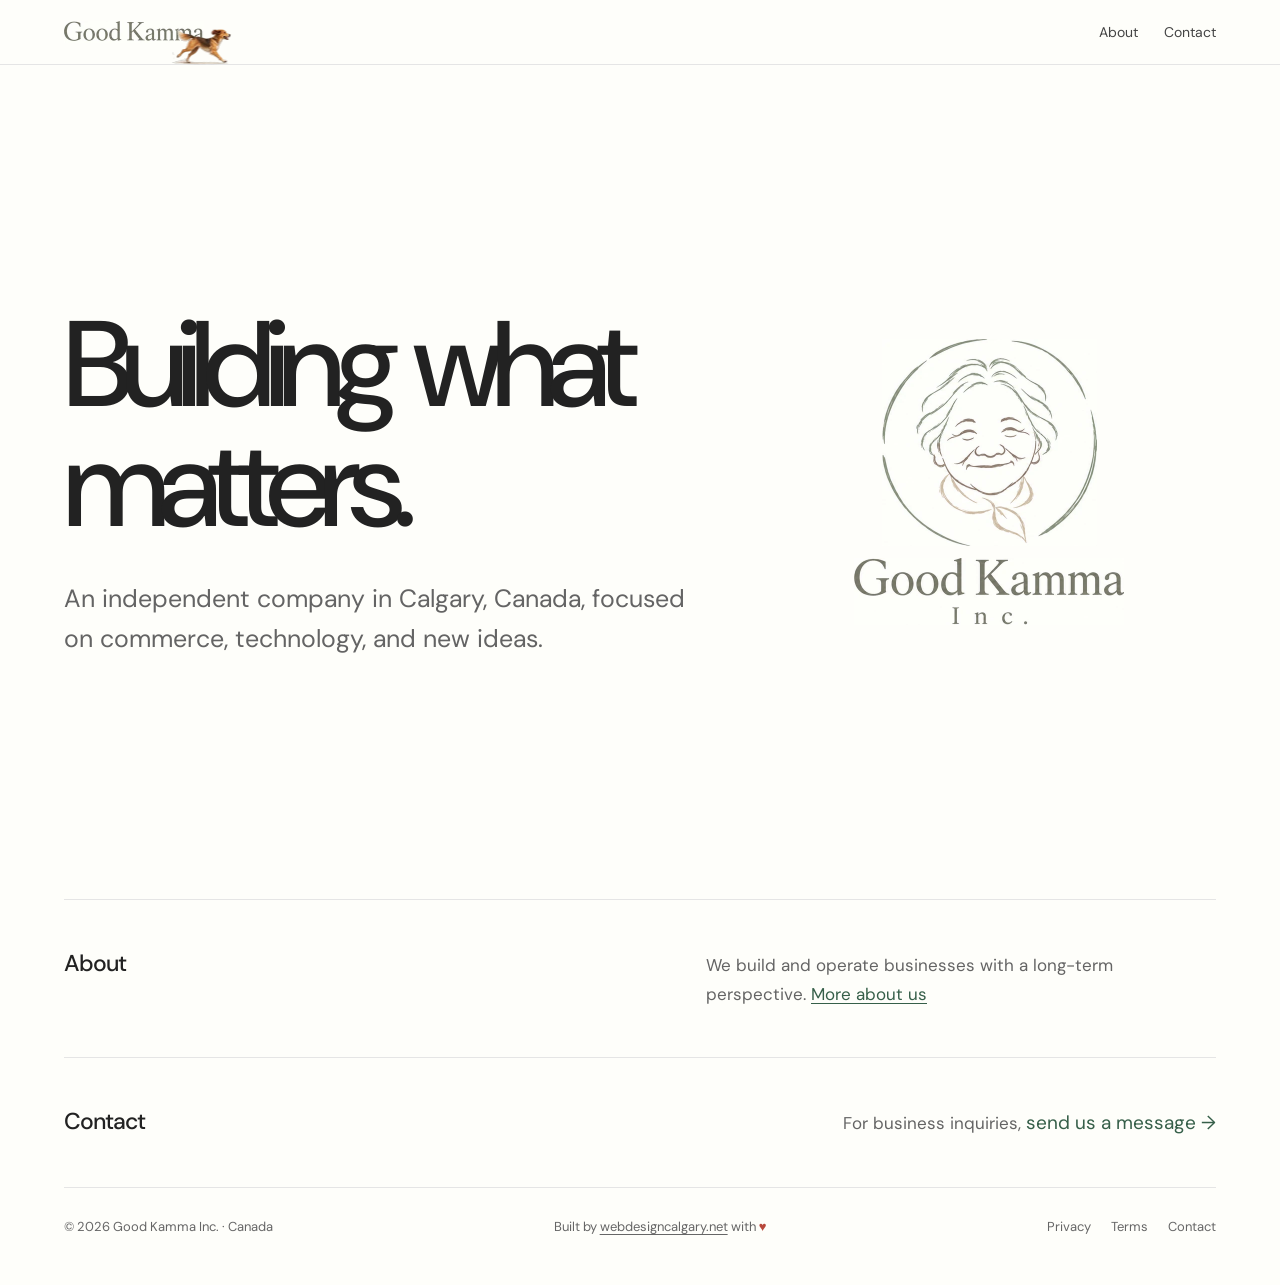
<file: index.html>
<!doctype html>
<html lang="en-CA">
<head>
<meta charset="utf-8"><meta name="viewport" content="width=device-width, initial-scale=1">
<meta name="theme-color" content="#fefefa">
<title>Good Kamma Inc. | Canadian commerce &amp; technology company</title>
<meta name="description" content="Good Kamma Inc. is an independent company in Calgary, Alberta. We build and operate businesses in commerce and technology, and back new ideas.">
<link rel="canonical" href="https://goodkamma.com/">
<meta name="robots" content="index, follow, max-snippet:-1, max-image-preview:large, max-video-preview:-1">
<link rel="alternate" hreflang="en-CA" href="https://goodkamma.com/"><link rel="alternate" hreflang="x-default" href="https://goodkamma.com/">
<meta property="og:type" content="website"><meta property="og:site_name" content="Good Kamma Inc."><meta property="og:locale" content="en_CA">
<meta property="og:title" content="Good Kamma Inc. | Canadian commerce &amp; technology company"><meta property="og:description" content="Good Kamma Inc. is an independent company in Calgary, Alberta. We build and operate businesses in commerce and technology, and back new ideas."><meta property="og:url" content="https://goodkamma.com/">
<meta property="og:image" content="https://goodkamma.com/assets/og-image.jpg"><meta property="og:image:type" content="image/jpeg"><meta property="og:image:width" content="1200"><meta property="og:image:height" content="630"><meta property="og:image:alt" content="Good Kamma Inc. logo">
<meta name="twitter:card" content="summary_large_image"><meta name="twitter:title" content="Good Kamma Inc. | Canadian commerce &amp; technology company"><meta name="twitter:description" content="Good Kamma Inc. is an independent company in Calgary, Alberta. We build and operate businesses in commerce and technology, and back new ideas."><meta name="twitter:image" content="https://goodkamma.com/assets/og-image.jpg"><meta name="twitter:image:alt" content="Good Kamma Inc. logo">
<link rel="icon" type="image/png" href="assets/favicon.png"><link rel="apple-touch-icon" href="assets/apple-touch-icon.png">
<link rel="preconnect" href="https://fonts.googleapis.com"><link rel="preconnect" href="https://fonts.gstatic.com" crossorigin>
<link rel="stylesheet" href="https://fonts.googleapis.com/css2?family=DM+Sans:wght@400;500;600&amp;display=swap" media="print" onload="this.media='all'"><noscript><link rel="stylesheet" href="https://fonts.googleapis.com/css2?family=DM+Sans:wght@400;500;600&amp;display=swap"></noscript>
<link rel="stylesheet" href="assets/site.css">
<script type="application/ld+json">{"@context":"https://schema.org","@graph":[{"@type":"Organization","@id":"https://goodkamma.com/#organization","name":"Good Kamma Inc.","legalName":"Good Kamma Inc.","alternateName":"Good Kamma","url":"https://goodkamma.com/","logo":{"@type":"ImageObject","@id":"https://goodkamma.com/#logo","url":"https://goodkamma.com/assets/logo-512.png","width":512,"height":512,"caption":"Good Kamma Inc."},"image":{"@id":"https://goodkamma.com/#logo"},"description":"An independent Canadian company that builds and operates businesses in commerce and technology.","address":{"@type":"PostalAddress","addressLocality":"Calgary","addressRegion":"AB","addressCountry":"CA"},"areaServed":{"@type":"Country","name":"Canada"}},{"@type":"WebSite","@id":"https://goodkamma.com/#website","url":"https://goodkamma.com/","name":"Good Kamma Inc.","inLanguage":"en-CA","publisher":{"@id":"https://goodkamma.com/#organization"}},{"@type":"WebPage","@id":"https://goodkamma.com/#webpage","url":"https://goodkamma.com/","name":"Good Kamma Inc. | Canadian commerce & technology company","description":"Good Kamma Inc. is an independent company in Calgary, Alberta. We build and operate businesses in commerce and technology, and back new ideas.","isPartOf":{"@id":"https://goodkamma.com/#website"},"about":{"@id":"https://goodkamma.com/#organization"},"publisher":{"@id":"https://goodkamma.com/#organization"},"inLanguage":"en-CA","primaryImageOfPage":{"@id":"https://goodkamma.com/#logo"}}]}</script>
</head>
<body>
<header><a href="index.html" class="brand" aria-label="Good Kamma Inc. home"><img class="brand-wordmark" src="assets/wordmark.webp" width="140" height="22" alt="Good Kamma"></a><nav aria-label="Main navigation"><a href="about.html">About</a><a href="contact.html">Contact</a></nav></header>
<main id="top">
<section class="hero" aria-labelledby="heading">
<h1 id="heading">Building what<br>matters.</h1>
<p class="intro">An independent company in Calgary, Canada, focused on commerce, technology, and new ideas.</p>
<aside class="hero-mark">
<img class="hero-emblem" src="assets/emblem.webp" width="215" height="207" alt="Good Kamma emblem: a line drawing of a smiling grandmother inside a circle">
<img class="hero-logo-type" src="assets/logotype.webp" width="270" height="67" alt="Good Kamma Inc.">
</aside>
</section>
<section class="section" id="about"><h2>About</h2><p>We build and operate businesses with a long-term perspective. <a href="about.html" style="color:var(--green)">More about us</a></p></section>
<section class="section" id="contact"><h2>Contact</h2><p>For business inquiries, <a class="email" href="contact.html">send us a message →</a></p></section>
</main>
<footer><span>© <span id="year">2026</span> Good Kamma Inc. · Canada</span><span class="credit">Built by <a href="https://webdesigncalgary.net">webdesigncalgary.net</a> with <span class="heart" role="img" aria-label="love">♥</span></span><nav aria-label="Legal"><a href="privacy.html">Privacy</a><a href="terms.html">Terms</a><a href="contact.html">Contact</a></nav></footer>
<script>document.getElementById('year').textContent=new Date().getFullYear()</script>
<script src="assets/dog.js" defer></script>
</body></html>
</file>
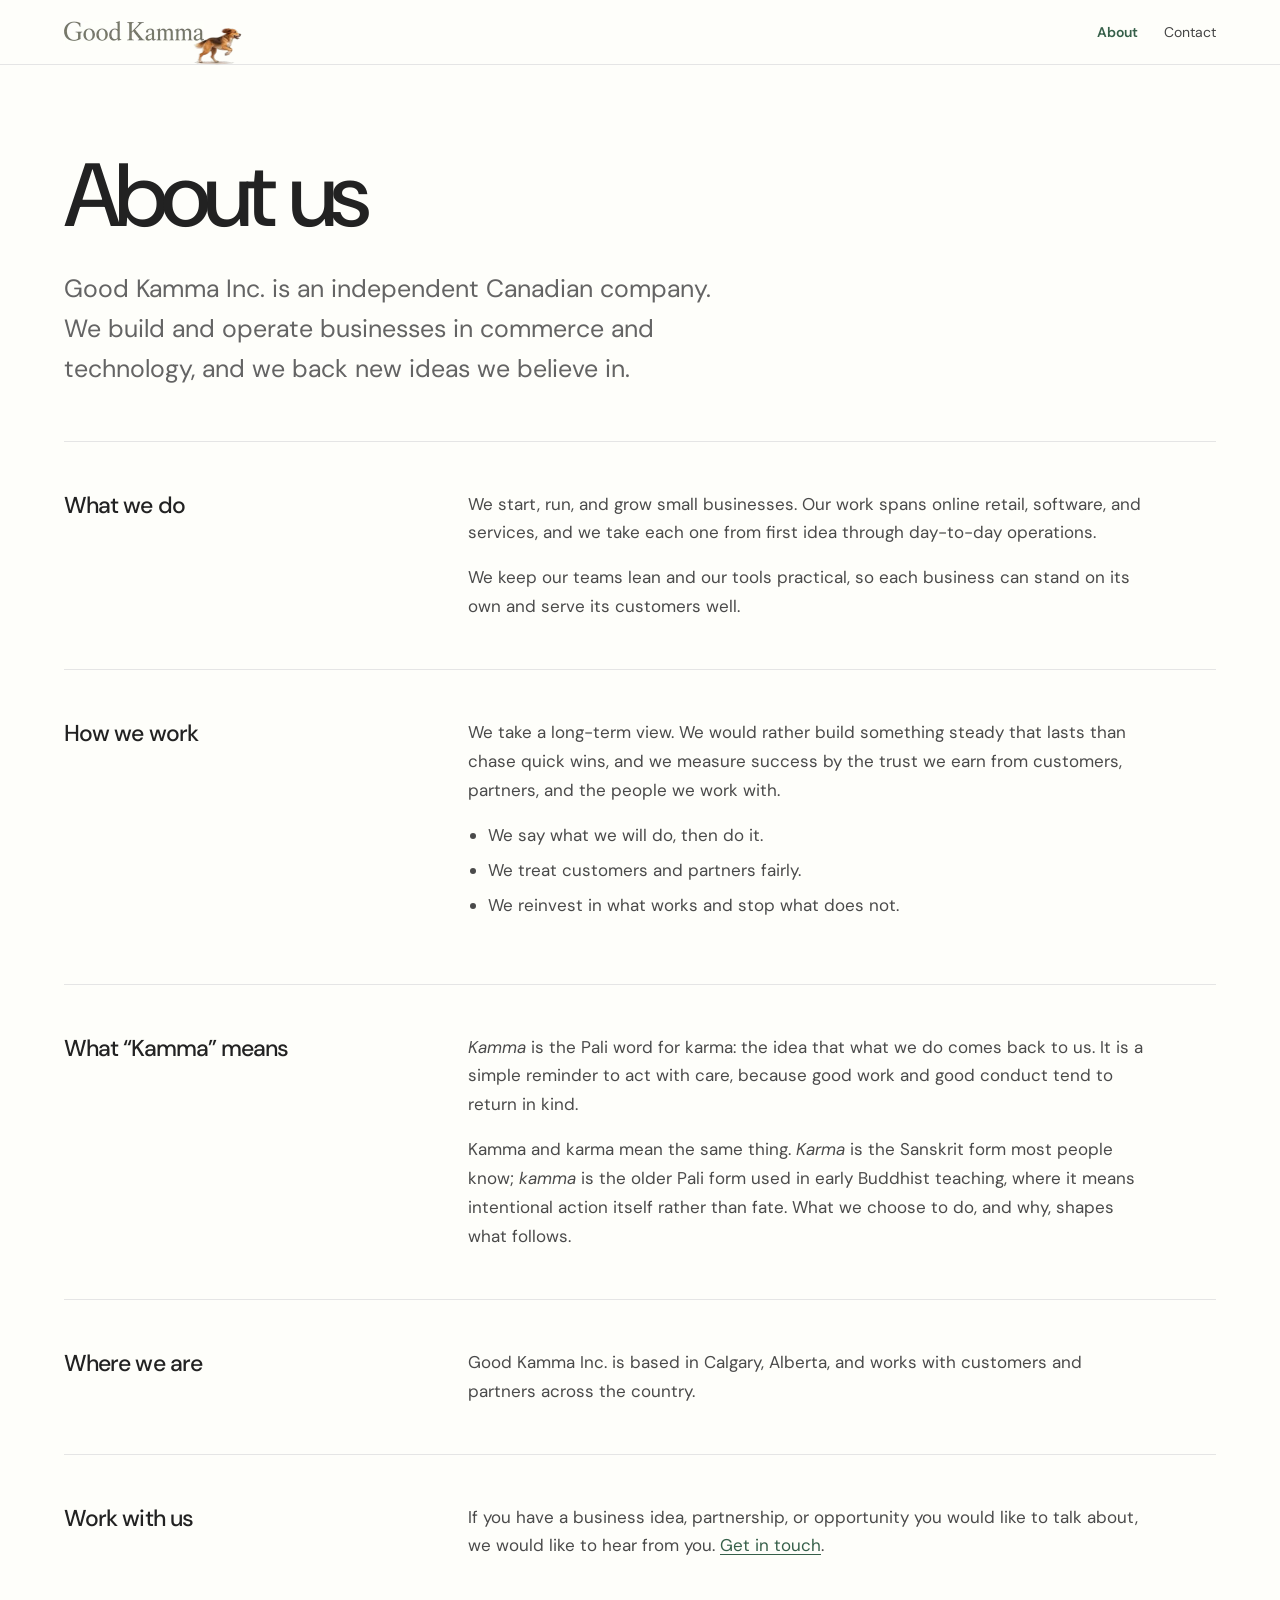
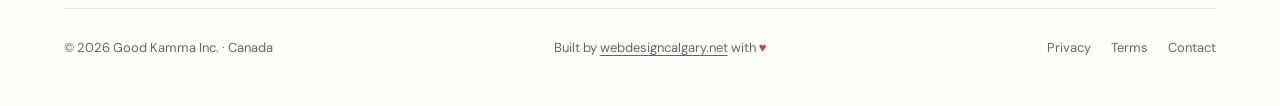
<file: about.html>
<!doctype html>
<html lang="en-CA">
<head>
<meta charset="utf-8"><meta name="viewport" content="width=device-width, initial-scale=1">
<meta name="theme-color" content="#fefefa">
<title>About Good Kamma Inc. | Calgary, Alberta</title>
<meta name="description" content="Good Kamma Inc. is a Calgary company that starts, runs, and grows small businesses in retail, software, and services. Learn how we work and what kamma means.">
<link rel="canonical" href="https://goodkamma.com/about.html">
<meta name="robots" content="index, follow, max-snippet:-1, max-image-preview:large, max-video-preview:-1">
<link rel="alternate" hreflang="en-CA" href="https://goodkamma.com/about.html"><link rel="alternate" hreflang="x-default" href="https://goodkamma.com/about.html">
<meta property="og:type" content="website"><meta property="og:site_name" content="Good Kamma Inc."><meta property="og:locale" content="en_CA">
<meta property="og:title" content="About Good Kamma Inc. | Calgary, Alberta"><meta property="og:description" content="Good Kamma Inc. is a Calgary company that starts, runs, and grows small businesses in retail, software, and services. Learn how we work and what kamma means."><meta property="og:url" content="https://goodkamma.com/about.html">
<meta property="og:image" content="https://goodkamma.com/assets/og-image.jpg"><meta property="og:image:type" content="image/jpeg"><meta property="og:image:width" content="1200"><meta property="og:image:height" content="630"><meta property="og:image:alt" content="Good Kamma Inc. logo">
<meta name="twitter:card" content="summary_large_image"><meta name="twitter:title" content="About Good Kamma Inc. | Calgary, Alberta"><meta name="twitter:description" content="Good Kamma Inc. is a Calgary company that starts, runs, and grows small businesses in retail, software, and services. Learn how we work and what kamma means."><meta name="twitter:image" content="https://goodkamma.com/assets/og-image.jpg"><meta name="twitter:image:alt" content="Good Kamma Inc. logo">
<link rel="icon" type="image/png" href="assets/favicon.png"><link rel="apple-touch-icon" href="assets/apple-touch-icon.png">
<link rel="preconnect" href="https://fonts.googleapis.com"><link rel="preconnect" href="https://fonts.gstatic.com" crossorigin>
<link rel="stylesheet" href="https://fonts.googleapis.com/css2?family=DM+Sans:wght@400;500;600&amp;display=swap" media="print" onload="this.media='all'"><noscript><link rel="stylesheet" href="https://fonts.googleapis.com/css2?family=DM+Sans:wght@400;500;600&amp;display=swap"></noscript>
<link rel="stylesheet" href="assets/site.css">
<script type="application/ld+json">{"@context":"https://schema.org","@graph":[{"@type":"Organization","@id":"https://goodkamma.com/#organization","name":"Good Kamma Inc.","legalName":"Good Kamma Inc.","alternateName":"Good Kamma","url":"https://goodkamma.com/","logo":{"@type":"ImageObject","@id":"https://goodkamma.com/#logo","url":"https://goodkamma.com/assets/logo-512.png","width":512,"height":512,"caption":"Good Kamma Inc."},"image":{"@id":"https://goodkamma.com/#logo"},"description":"An independent Canadian company that builds and operates businesses in commerce and technology.","address":{"@type":"PostalAddress","addressLocality":"Calgary","addressRegion":"AB","addressCountry":"CA"},"areaServed":{"@type":"Country","name":"Canada"}},{"@type":"WebSite","@id":"https://goodkamma.com/#website","url":"https://goodkamma.com/","name":"Good Kamma Inc.","inLanguage":"en-CA","publisher":{"@id":"https://goodkamma.com/#organization"}},{"@type":"AboutPage","@id":"https://goodkamma.com/about.html#webpage","url":"https://goodkamma.com/about.html","name":"About Good Kamma Inc. | Calgary, Alberta","description":"Good Kamma Inc. is a Calgary company that starts, runs, and grows small businesses in retail, software, and services. Learn how we work and what kamma means.","isPartOf":{"@id":"https://goodkamma.com/#website"},"about":{"@id":"https://goodkamma.com/#organization"},"publisher":{"@id":"https://goodkamma.com/#organization"},"inLanguage":"en-CA","primaryImageOfPage":{"@id":"https://goodkamma.com/#logo"},"breadcrumb":{"@id":"https://goodkamma.com/about.html#breadcrumb"}},{"@type":"BreadcrumbList","@id":"https://goodkamma.com/about.html#breadcrumb","itemListElement":[{"@type":"ListItem","position":1,"name":"Home","item":"https://goodkamma.com/"},{"@type":"ListItem","position":2,"name":"About","item":"https://goodkamma.com/about.html"}]}]}</script>
</head>
<body>
<header><a href="index.html" class="brand" aria-label="Good Kamma Inc. home"><img class="brand-wordmark" src="assets/wordmark.webp" width="140" height="22" alt="Good Kamma"></a><nav aria-label="Main navigation"><a href="about.html" aria-current="page">About</a><a href="contact.html">Contact</a></nav></header>
<main><section class="page-head"><h1>About us</h1><p class="intro">Good Kamma Inc. is an independent Canadian company. We build and operate businesses in commerce and technology, and we back new ideas we believe in.</p></section>
<section class="block" id="what"><h2>What we do</h2><div class="body"><p>We start, run, and grow small businesses. Our work spans online retail, software, and services, and we take each one from first idea through day-to-day operations.</p><p>We keep our teams lean and our tools practical, so each business can stand on its own and serve its customers well.</p></div></section>
<section class="block" id="how"><h2>How we work</h2><div class="body"><p>We take a long-term view. We would rather build something steady that lasts than chase quick wins, and we measure success by the trust we earn from customers, partners, and the people we work with.</p><ul><li>We say what we will do, then do it.</li><li>We treat customers and partners fairly.</li><li>We reinvest in what works and stop what does not.</li></ul></div></section>
<section class="block" id="name"><h2>What “Kamma” means</h2><div class="body"><p><em>Kamma</em> is the Pali word for karma: the idea that what we do comes back to us. It is a simple reminder to act with care, because good work and good conduct tend to return in kind.</p><p>Kamma and karma mean the same thing. <em>Karma</em> is the Sanskrit form most people know; <em>kamma</em> is the older Pali form used in early Buddhist teaching, where it means intentional action itself rather than fate. What we choose to do, and why, shapes what follows.</p></div></section>
<section class="block" id="where"><h2>Where we are</h2><div class="body"><p>Good Kamma Inc. is based in Calgary, Alberta, and works with customers and partners across the country.</p></div></section>
<section class="block" id="next"><h2>Work with us</h2><div class="body"><p>If you have a business idea, partnership, or opportunity you would like to talk about, we would like to hear from you. <a href="contact.html">Get in touch</a>.</p></div></section>
</main>
<footer><span>© <span id="year">2026</span> Good Kamma Inc. · Canada</span><span class="credit">Built by <a href="https://webdesigncalgary.net">webdesigncalgary.net</a> with <span class="heart" role="img" aria-label="love">♥</span></span><nav aria-label="Legal"><a href="privacy.html">Privacy</a><a href="terms.html">Terms</a><a href="contact.html">Contact</a></nav></footer>
<script>document.getElementById('year').textContent=new Date().getFullYear()</script>
<script src="assets/dog.js" defer></script>
</body></html>
</file>
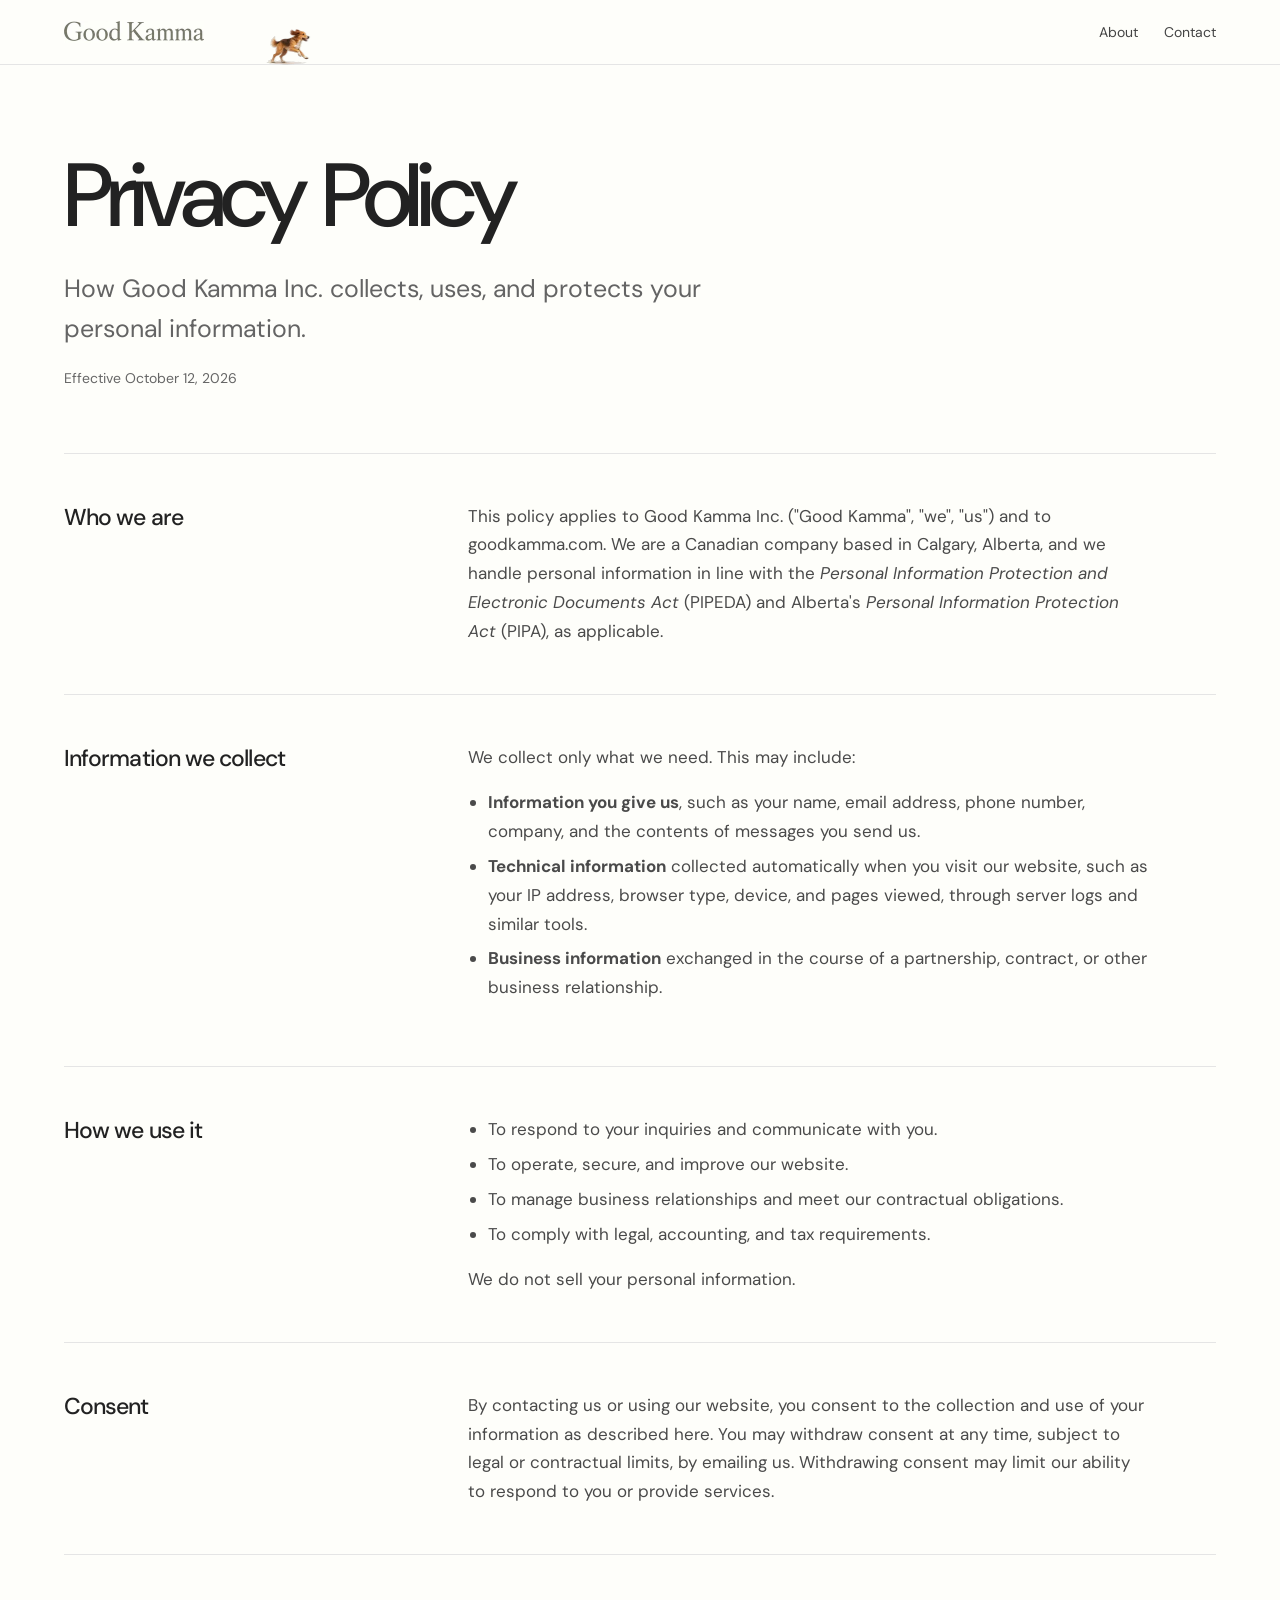
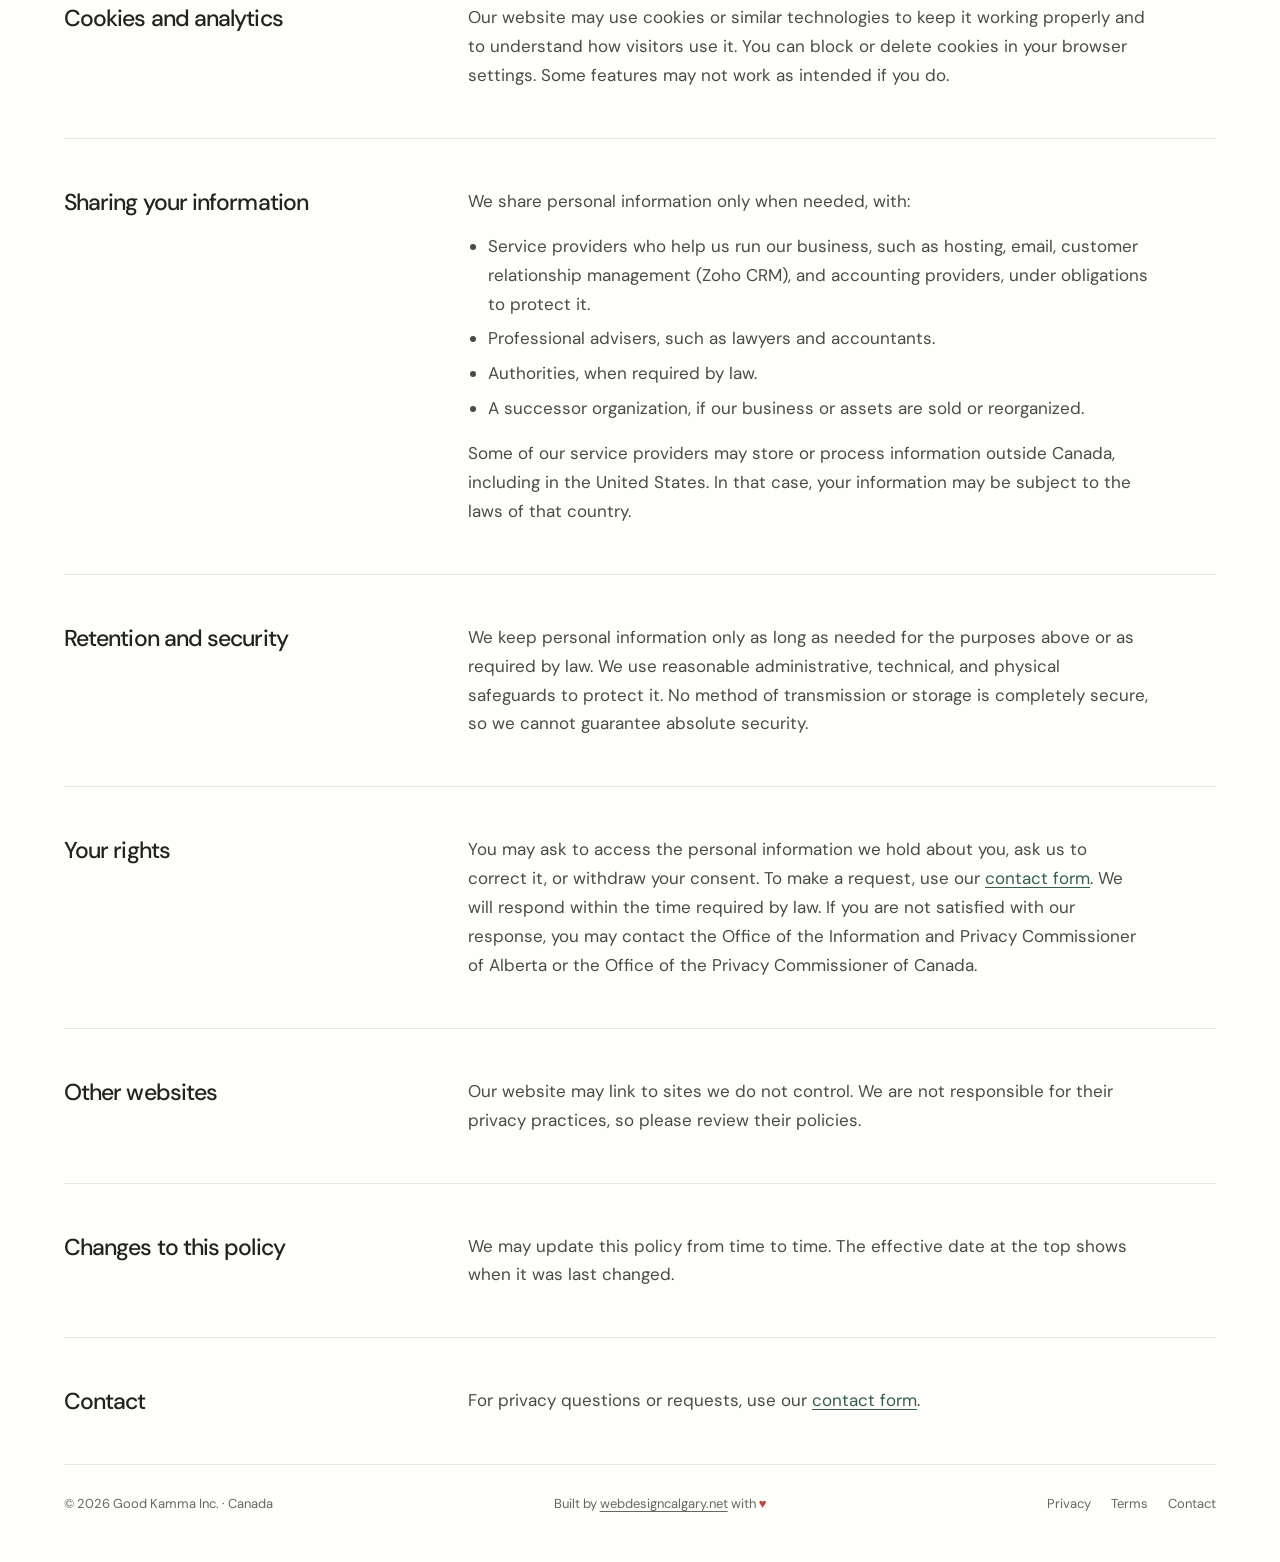
<file: privacy.html>
<!doctype html>
<html lang="en-CA">
<head>
<meta charset="utf-8"><meta name="viewport" content="width=device-width, initial-scale=1">
<meta name="theme-color" content="#fefefa">
<title>Privacy Policy — Good Kamma Inc.</title>
<meta name="description" content="How Good Kamma Inc. collects, uses, and protects personal information under PIPEDA and Alberta's PIPA.">
<link rel="canonical" href="https://goodkamma.com/privacy.html">
<meta name="robots" content="index, follow, max-snippet:-1, max-image-preview:large, max-video-preview:-1">
<link rel="alternate" hreflang="en-CA" href="https://goodkamma.com/privacy.html"><link rel="alternate" hreflang="x-default" href="https://goodkamma.com/privacy.html">
<meta property="og:type" content="website"><meta property="og:site_name" content="Good Kamma Inc."><meta property="og:locale" content="en_CA">
<meta property="og:title" content="Privacy Policy — Good Kamma Inc."><meta property="og:description" content="How Good Kamma Inc. collects, uses, and protects personal information under PIPEDA and Alberta's PIPA."><meta property="og:url" content="https://goodkamma.com/privacy.html">
<meta property="og:image" content="https://goodkamma.com/assets/og-image.jpg"><meta property="og:image:type" content="image/jpeg"><meta property="og:image:width" content="1200"><meta property="og:image:height" content="630"><meta property="og:image:alt" content="Good Kamma Inc. logo">
<meta name="twitter:card" content="summary_large_image"><meta name="twitter:title" content="Privacy Policy — Good Kamma Inc."><meta name="twitter:description" content="How Good Kamma Inc. collects, uses, and protects personal information under PIPEDA and Alberta's PIPA."><meta name="twitter:image" content="https://goodkamma.com/assets/og-image.jpg"><meta name="twitter:image:alt" content="Good Kamma Inc. logo">
<link rel="icon" type="image/png" href="assets/favicon.png"><link rel="apple-touch-icon" href="assets/apple-touch-icon.png">
<link rel="preconnect" href="https://fonts.googleapis.com"><link rel="preconnect" href="https://fonts.gstatic.com" crossorigin>
<link rel="stylesheet" href="https://fonts.googleapis.com/css2?family=DM+Sans:wght@400;500;600&amp;display=swap" media="print" onload="this.media='all'"><noscript><link rel="stylesheet" href="https://fonts.googleapis.com/css2?family=DM+Sans:wght@400;500;600&amp;display=swap"></noscript>
<link rel="stylesheet" href="assets/site.css">
<script type="application/ld+json">{"@context":"https://schema.org","@graph":[{"@type":"Organization","@id":"https://goodkamma.com/#organization","name":"Good Kamma Inc.","legalName":"Good Kamma Inc.","alternateName":"Good Kamma","url":"https://goodkamma.com/","logo":{"@type":"ImageObject","@id":"https://goodkamma.com/#logo","url":"https://goodkamma.com/assets/logo-512.png","width":512,"height":512,"caption":"Good Kamma Inc."},"image":{"@id":"https://goodkamma.com/#logo"},"description":"An independent Canadian company that builds and operates businesses in commerce and technology.","address":{"@type":"PostalAddress","addressLocality":"Calgary","addressRegion":"AB","addressCountry":"CA"},"areaServed":{"@type":"Country","name":"Canada"}},{"@type":"WebSite","@id":"https://goodkamma.com/#website","url":"https://goodkamma.com/","name":"Good Kamma Inc.","inLanguage":"en-CA","publisher":{"@id":"https://goodkamma.com/#organization"}},{"@type":"WebPage","@id":"https://goodkamma.com/privacy.html#webpage","url":"https://goodkamma.com/privacy.html","name":"Privacy Policy — Good Kamma Inc.","description":"How Good Kamma Inc. collects, uses, and protects personal information under PIPEDA and Alberta's PIPA.","isPartOf":{"@id":"https://goodkamma.com/#website"},"about":{"@id":"https://goodkamma.com/#organization"},"publisher":{"@id":"https://goodkamma.com/#organization"},"inLanguage":"en-CA","primaryImageOfPage":{"@id":"https://goodkamma.com/#logo"},"datePublished":"2026-10-12","breadcrumb":{"@id":"https://goodkamma.com/privacy.html#breadcrumb"}},{"@type":"BreadcrumbList","@id":"https://goodkamma.com/privacy.html#breadcrumb","itemListElement":[{"@type":"ListItem","position":1,"name":"Home","item":"https://goodkamma.com/"},{"@type":"ListItem","position":2,"name":"Privacy Policy","item":"https://goodkamma.com/privacy.html"}]}]}</script>
</head>
<body>
<header><a href="index.html" class="brand" aria-label="Good Kamma Inc. home"><img class="brand-wordmark" src="assets/wordmark.webp" width="140" height="22" alt="Good Kamma"></a><nav aria-label="Main navigation"><a href="about.html">About</a><a href="contact.html">Contact</a></nav></header>
<main><section class="page-head"><h1>Privacy Policy</h1><p class="intro">How Good Kamma Inc. collects, uses, and protects your personal information.</p><p class="meta">Effective October 12, 2026</p></section>
<section class="block" id="scope"><h2>Who we are</h2><div class="body"><p>This policy applies to Good Kamma Inc. ("Good Kamma", "we", "us") and to goodkamma.com. We are a Canadian company based in Calgary, Alberta, and we handle personal information in line with the <em>Personal Information Protection and Electronic Documents Act</em> (PIPEDA) and Alberta's <em>Personal Information Protection Act</em> (PIPA), as applicable.</p></div></section>
<section class="block" id="collect"><h2>Information we collect</h2><div class="body"><p>We collect only what we need. This may include:</p><ul><li><strong>Information you give us</strong>, such as your name, email address, phone number, company, and the contents of messages you send us.</li><li><strong>Technical information</strong> collected automatically when you visit our website, such as your IP address, browser type, device, and pages viewed, through server logs and similar tools.</li><li><strong>Business information</strong> exchanged in the course of a partnership, contract, or other business relationship.</li></ul></div></section>
<section class="block" id="use"><h2>How we use it</h2><div class="body"><ul><li>To respond to your inquiries and communicate with you.</li><li>To operate, secure, and improve our website.</li><li>To manage business relationships and meet our contractual obligations.</li><li>To comply with legal, accounting, and tax requirements.</li></ul><p>We do not sell your personal information.</p></div></section>
<section class="block" id="consent"><h2>Consent</h2><div class="body"><p>By contacting us or using our website, you consent to the collection and use of your information as described here. You may withdraw consent at any time, subject to legal or contractual limits, by emailing us. Withdrawing consent may limit our ability to respond to you or provide services.</p></div></section>
<section class="block" id="cookies"><h2>Cookies and analytics</h2><div class="body"><p>Our website may use cookies or similar technologies to keep it working properly and to understand how visitors use it. You can block or delete cookies in your browser settings. Some features may not work as intended if you do.</p></div></section>
<section class="block" id="share"><h2>Sharing your information</h2><div class="body"><p>We share personal information only when needed, with:</p><ul><li>Service providers who help us run our business, such as hosting, email, customer relationship management (Zoho CRM), and accounting providers, under obligations to protect it.</li><li>Professional advisers, such as lawyers and accountants.</li><li>Authorities, when required by law.</li><li>A successor organization, if our business or assets are sold or reorganized.</li></ul><p>Some of our service providers may store or process information outside Canada, including in the United States. In that case, your information may be subject to the laws of that country.</p></div></section>
<section class="block" id="retain"><h2>Retention and security</h2><div class="body"><p>We keep personal information only as long as needed for the purposes above or as required by law. We use reasonable administrative, technical, and physical safeguards to protect it. No method of transmission or storage is completely secure, so we cannot guarantee absolute security.</p></div></section>
<section class="block" id="rights"><h2>Your rights</h2><div class="body"><p>You may ask to access the personal information we hold about you, ask us to correct it, or withdraw your consent. To make a request, use our <a href="contact.html">contact form</a>. We will respond within the time required by law. If you are not satisfied with our response, you may contact the Office of the Information and Privacy Commissioner of Alberta or the Office of the Privacy Commissioner of Canada.</p></div></section>
<section class="block" id="links"><h2>Other websites</h2><div class="body"><p>Our website may link to sites we do not control. We are not responsible for their privacy practices, so please review their policies.</p></div></section>
<section class="block" id="changes"><h2>Changes to this policy</h2><div class="body"><p>We may update this policy from time to time. The effective date at the top shows when it was last changed.</p></div></section>
<section class="block" id="contact"><h2>Contact</h2><div class="body"><p>For privacy questions or requests, use our <a href="contact.html">contact form</a>.</p></div></section>
</main>
<footer><span>© <span id="year">2026</span> Good Kamma Inc. · Canada</span><span class="credit">Built by <a href="https://webdesigncalgary.net">webdesigncalgary.net</a> with <span class="heart" role="img" aria-label="love">♥</span></span><nav aria-label="Legal"><a href="privacy.html">Privacy</a><a href="terms.html">Terms</a><a href="contact.html">Contact</a></nav></footer>
<script>document.getElementById('year').textContent=new Date().getFullYear()</script>
<script src="assets/dog.js" defer></script>
</body></html>
</file>
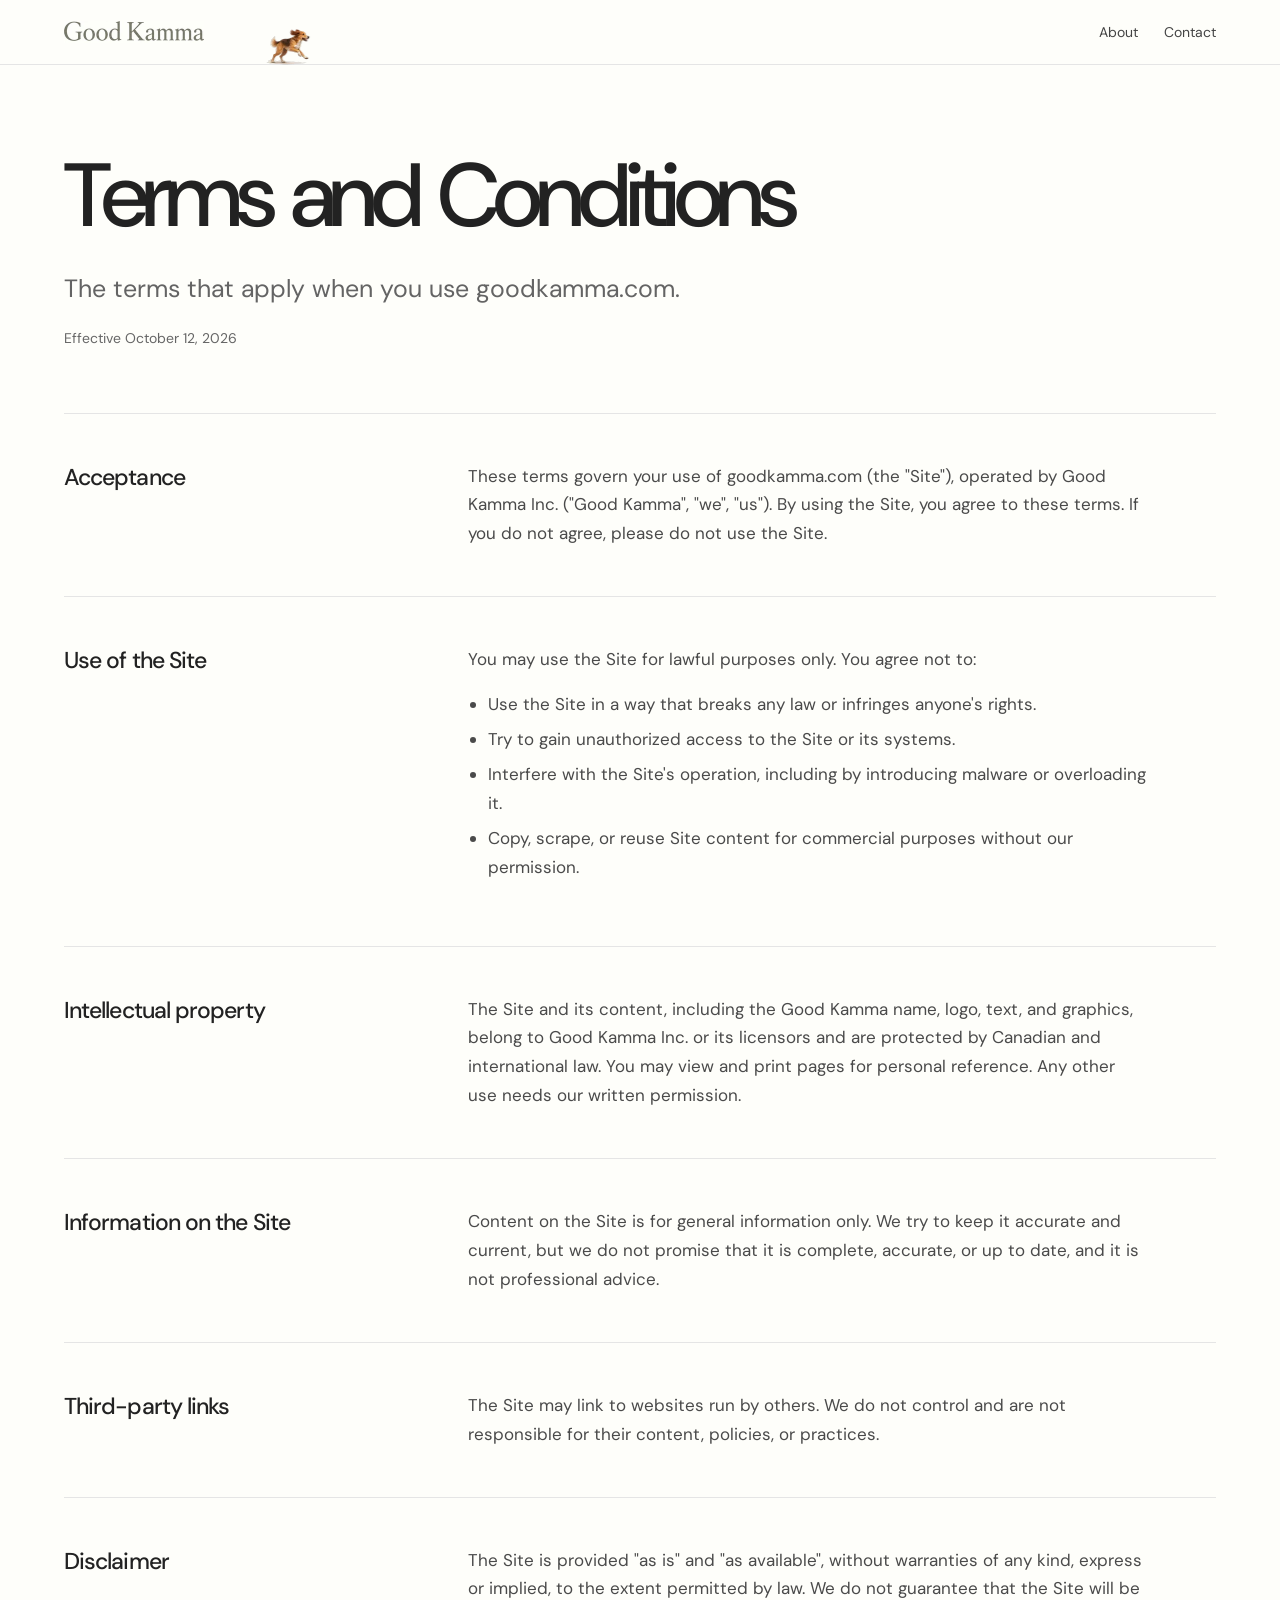
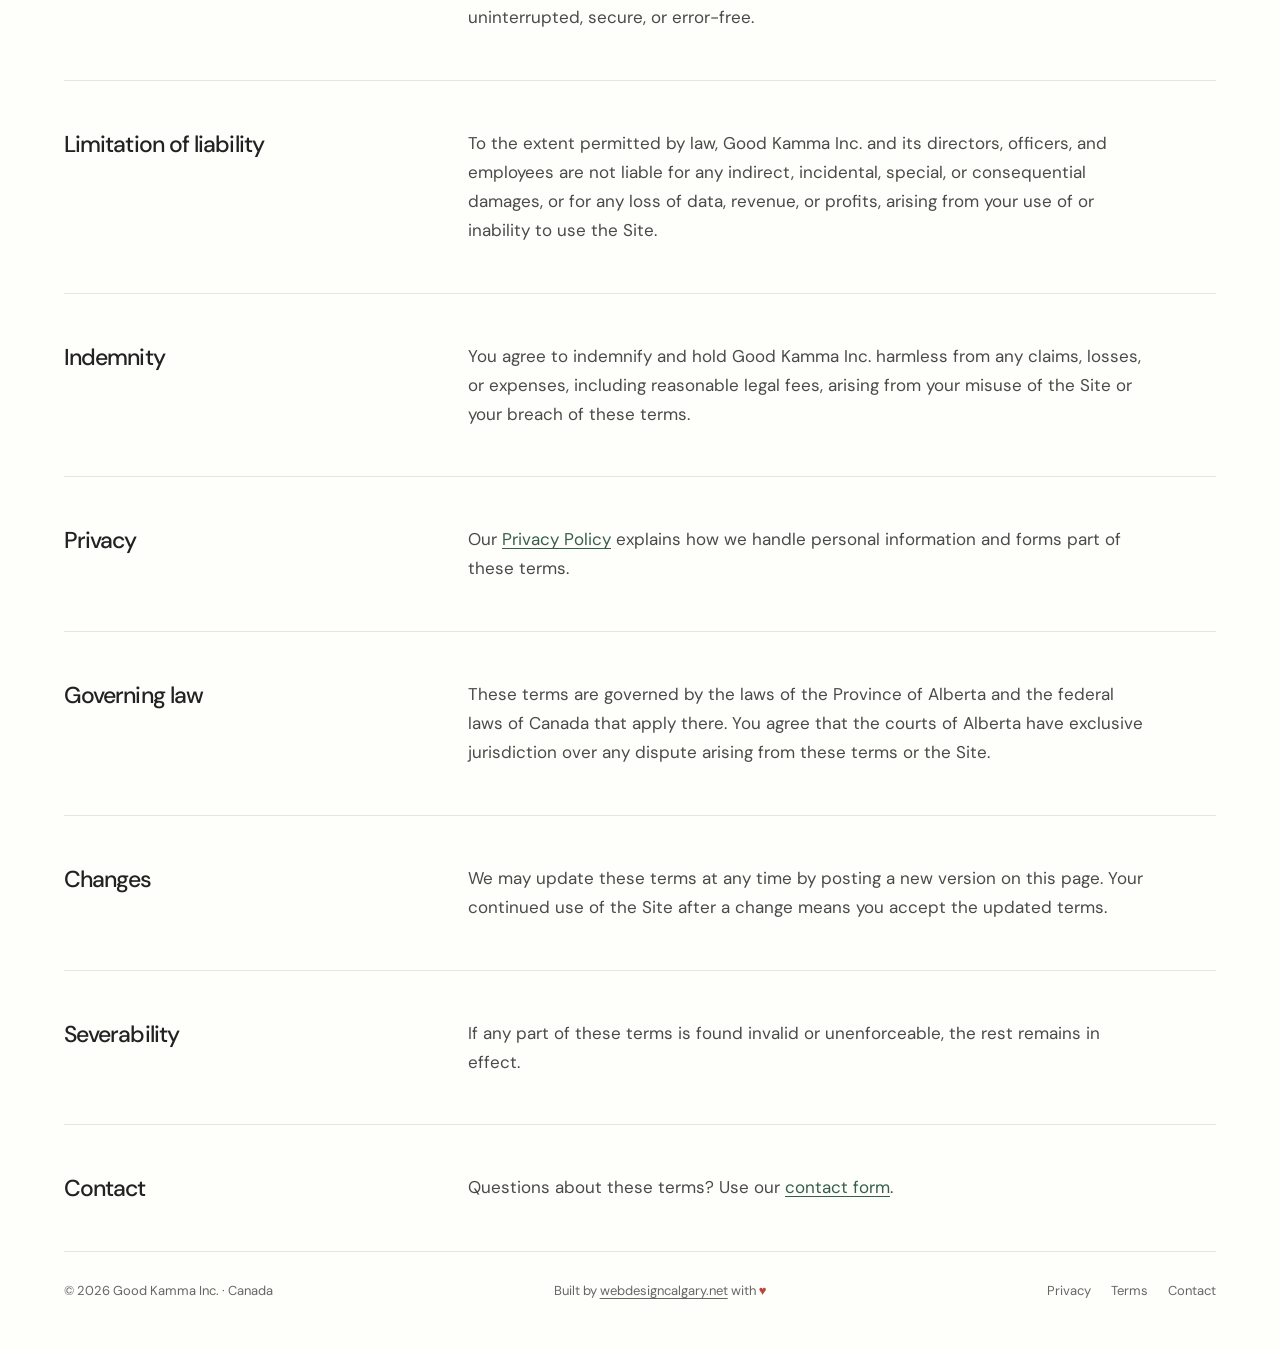
<file: terms.html>
<!doctype html>
<html lang="en-CA">
<head>
<meta charset="utf-8"><meta name="viewport" content="width=device-width, initial-scale=1">
<meta name="theme-color" content="#fefefa">
<title>Terms and Conditions — Good Kamma Inc.</title>
<meta name="description" content="The terms and conditions that apply when you use goodkamma.com, the website of Good Kamma Inc.">
<link rel="canonical" href="https://goodkamma.com/terms.html">
<meta name="robots" content="index, follow, max-snippet:-1, max-image-preview:large, max-video-preview:-1">
<link rel="alternate" hreflang="en-CA" href="https://goodkamma.com/terms.html"><link rel="alternate" hreflang="x-default" href="https://goodkamma.com/terms.html">
<meta property="og:type" content="website"><meta property="og:site_name" content="Good Kamma Inc."><meta property="og:locale" content="en_CA">
<meta property="og:title" content="Terms and Conditions — Good Kamma Inc."><meta property="og:description" content="The terms and conditions that apply when you use goodkamma.com, the website of Good Kamma Inc."><meta property="og:url" content="https://goodkamma.com/terms.html">
<meta property="og:image" content="https://goodkamma.com/assets/og-image.jpg"><meta property="og:image:type" content="image/jpeg"><meta property="og:image:width" content="1200"><meta property="og:image:height" content="630"><meta property="og:image:alt" content="Good Kamma Inc. logo">
<meta name="twitter:card" content="summary_large_image"><meta name="twitter:title" content="Terms and Conditions — Good Kamma Inc."><meta name="twitter:description" content="The terms and conditions that apply when you use goodkamma.com, the website of Good Kamma Inc."><meta name="twitter:image" content="https://goodkamma.com/assets/og-image.jpg"><meta name="twitter:image:alt" content="Good Kamma Inc. logo">
<link rel="icon" type="image/png" href="assets/favicon.png"><link rel="apple-touch-icon" href="assets/apple-touch-icon.png">
<link rel="preconnect" href="https://fonts.googleapis.com"><link rel="preconnect" href="https://fonts.gstatic.com" crossorigin>
<link rel="stylesheet" href="https://fonts.googleapis.com/css2?family=DM+Sans:wght@400;500;600&amp;display=swap" media="print" onload="this.media='all'"><noscript><link rel="stylesheet" href="https://fonts.googleapis.com/css2?family=DM+Sans:wght@400;500;600&amp;display=swap"></noscript>
<link rel="stylesheet" href="assets/site.css">
<script type="application/ld+json">{"@context":"https://schema.org","@graph":[{"@type":"Organization","@id":"https://goodkamma.com/#organization","name":"Good Kamma Inc.","legalName":"Good Kamma Inc.","alternateName":"Good Kamma","url":"https://goodkamma.com/","logo":{"@type":"ImageObject","@id":"https://goodkamma.com/#logo","url":"https://goodkamma.com/assets/logo-512.png","width":512,"height":512,"caption":"Good Kamma Inc."},"image":{"@id":"https://goodkamma.com/#logo"},"description":"An independent Canadian company that builds and operates businesses in commerce and technology.","address":{"@type":"PostalAddress","addressLocality":"Calgary","addressRegion":"AB","addressCountry":"CA"},"areaServed":{"@type":"Country","name":"Canada"}},{"@type":"WebSite","@id":"https://goodkamma.com/#website","url":"https://goodkamma.com/","name":"Good Kamma Inc.","inLanguage":"en-CA","publisher":{"@id":"https://goodkamma.com/#organization"}},{"@type":"WebPage","@id":"https://goodkamma.com/terms.html#webpage","url":"https://goodkamma.com/terms.html","name":"Terms and Conditions — Good Kamma Inc.","description":"The terms and conditions that apply when you use goodkamma.com, the website of Good Kamma Inc.","isPartOf":{"@id":"https://goodkamma.com/#website"},"about":{"@id":"https://goodkamma.com/#organization"},"publisher":{"@id":"https://goodkamma.com/#organization"},"inLanguage":"en-CA","primaryImageOfPage":{"@id":"https://goodkamma.com/#logo"},"datePublished":"2026-10-12","breadcrumb":{"@id":"https://goodkamma.com/terms.html#breadcrumb"}},{"@type":"BreadcrumbList","@id":"https://goodkamma.com/terms.html#breadcrumb","itemListElement":[{"@type":"ListItem","position":1,"name":"Home","item":"https://goodkamma.com/"},{"@type":"ListItem","position":2,"name":"Terms and Conditions","item":"https://goodkamma.com/terms.html"}]}]}</script>
</head>
<body>
<header><a href="index.html" class="brand" aria-label="Good Kamma Inc. home"><img class="brand-wordmark" src="assets/wordmark.webp" width="140" height="22" alt="Good Kamma"></a><nav aria-label="Main navigation"><a href="about.html">About</a><a href="contact.html">Contact</a></nav></header>
<main><section class="page-head"><h1>Terms and Conditions</h1><p class="intro">The terms that apply when you use goodkamma.com.</p><p class="meta">Effective October 12, 2026</p></section>
<section class="block" id="accept"><h2>Acceptance</h2><div class="body"><p>These terms govern your use of goodkamma.com (the "Site"), operated by Good Kamma Inc. ("Good Kamma", "we", "us"). By using the Site, you agree to these terms. If you do not agree, please do not use the Site.</p></div></section>
<section class="block" id="use"><h2>Use of the Site</h2><div class="body"><p>You may use the Site for lawful purposes only. You agree not to:</p><ul><li>Use the Site in a way that breaks any law or infringes anyone's rights.</li><li>Try to gain unauthorized access to the Site or its systems.</li><li>Interfere with the Site's operation, including by introducing malware or overloading it.</li><li>Copy, scrape, or reuse Site content for commercial purposes without our permission.</li></ul></div></section>
<section class="block" id="ip"><h2>Intellectual property</h2><div class="body"><p>The Site and its content, including the Good Kamma name, logo, text, and graphics, belong to Good Kamma Inc. or its licensors and are protected by Canadian and international law. You may view and print pages for personal reference. Any other use needs our written permission.</p></div></section>
<section class="block" id="info"><h2>Information on the Site</h2><div class="body"><p>Content on the Site is for general information only. We try to keep it accurate and current, but we do not promise that it is complete, accurate, or up to date, and it is not professional advice.</p></div></section>
<section class="block" id="links"><h2>Third-party links</h2><div class="body"><p>The Site may link to websites run by others. We do not control and are not responsible for their content, policies, or practices.</p></div></section>
<section class="block" id="disclaimer"><h2>Disclaimer</h2><div class="body"><p>The Site is provided "as is" and "as available", without warranties of any kind, express or implied, to the extent permitted by law. We do not guarantee that the Site will be uninterrupted, secure, or error-free.</p></div></section>
<section class="block" id="liability"><h2>Limitation of liability</h2><div class="body"><p>To the extent permitted by law, Good Kamma Inc. and its directors, officers, and employees are not liable for any indirect, incidental, special, or consequential damages, or for any loss of data, revenue, or profits, arising from your use of or inability to use the Site.</p></div></section>
<section class="block" id="indemnity"><h2>Indemnity</h2><div class="body"><p>You agree to indemnify and hold Good Kamma Inc. harmless from any claims, losses, or expenses, including reasonable legal fees, arising from your misuse of the Site or your breach of these terms.</p></div></section>
<section class="block" id="privacy"><h2>Privacy</h2><div class="body"><p>Our <a href="privacy.html">Privacy Policy</a> explains how we handle personal information and forms part of these terms.</p></div></section>
<section class="block" id="law"><h2>Governing law</h2><div class="body"><p>These terms are governed by the laws of the Province of Alberta and the federal laws of Canada that apply there. You agree that the courts of Alberta have exclusive jurisdiction over any dispute arising from these terms or the Site.</p></div></section>
<section class="block" id="changes"><h2>Changes</h2><div class="body"><p>We may update these terms at any time by posting a new version on this page. Your continued use of the Site after a change means you accept the updated terms.</p></div></section>
<section class="block" id="severability"><h2>Severability</h2><div class="body"><p>If any part of these terms is found invalid or unenforceable, the rest remains in effect.</p></div></section>
<section class="block" id="contact"><h2>Contact</h2><div class="body"><p>Questions about these terms? Use our <a href="contact.html">contact form</a>.</p></div></section>
</main>
<footer><span>© <span id="year">2026</span> Good Kamma Inc. · Canada</span><span class="credit">Built by <a href="https://webdesigncalgary.net">webdesigncalgary.net</a> with <span class="heart" role="img" aria-label="love">♥</span></span><nav aria-label="Legal"><a href="privacy.html">Privacy</a><a href="terms.html">Terms</a><a href="contact.html">Contact</a></nav></footer>
<script>document.getElementById('year').textContent=new Date().getFullYear()</script>
<script src="assets/dog.js" defer></script>
</body></html>
</file>
<file: assets/site.css>
:root{--ink:#222;--muted:#646464;--line:#e5e5e5;--paper:#fefefa;--green:#365f49;--red:#b8483b;--gold:#d0a03c;--blue:#3f6f8e;--page-pad:6vw;--header-h:58px}
*{box-sizing:border-box}
html{scroll-behavior:smooth}
body{margin:0;overflow-x:hidden;background:var(--paper);color:var(--ink);font-family:'DM Sans',Arial,sans-serif;-webkit-font-smoothing:antialiased}
a{color:inherit;text-decoration:none}
a:hover{text-decoration:underline}
a:focus-visible,button:focus-visible,input:focus-visible,textarea:focus-visible,select:focus-visible{outline:2px solid var(--green);outline-offset:3px}

header{height:var(--header-h);margin:auto;padding:9px var(--page-pad);border-bottom:1px solid var(--line);display:flex;align-items:center;justify-content:space-between}
.brand{display:block;line-height:1}
.brand:hover{text-decoration:none}
.brand-wordmark{display:block;width:140px;height:22px}
nav{display:flex;gap:17px;color:#444;font-size:13px}
nav a[aria-current=page]{color:var(--green);font-weight:600}

main{margin:auto;padding:0 var(--page-pad)}
.hero{position:relative;min-height:calc(100vh - var(--header-h));min-height:calc(100svh - var(--header-h));padding:36px 0;border-bottom:1px solid var(--line);display:flex;flex-direction:column;align-items:flex-start;justify-content:center}
h1{max-width:1120px;margin:0;font-size:clamp(52px,14vw,84px);font-weight:500;letter-spacing:-.075em;word-spacing:.08em;line-height:1}
.intro{max-width:650px;margin:24px 0 0;color:var(--muted);font-size:18px;line-height:1.55}
.hero-mark{position:relative;width:148px;margin:24px auto 0;align-self:center;text-align:center}
.hero-emblem{display:block;width:112px;height:108px;margin:auto}
.hero-logo-type{display:block;width:140px;height:35px;margin:7px auto 0}

.section{padding:34px 0;border-bottom:1px solid var(--line)}
.section h2{margin:0;font-size:22px;font-weight:500;letter-spacing:-.04em}
.section p{max-width:510px;margin:16px 0 0;color:var(--muted);font-size:16px;line-height:1.65}
.section .email{display:block;color:var(--green);font-size:18px}

/* Inner pages */
.page-head{padding:62px 0 40px;border-bottom:1px solid var(--line)}
.page-head h1{font-size:clamp(44px,12vw,72px);letter-spacing:-.065em;line-height:1.02}
.page-head .intro{margin-top:24px}
.meta{margin-top:20px;color:#666;font-size:14px}
.block{padding:36px 0;border-bottom:1px solid var(--line);display:grid;grid-template-columns:1fr;gap:18px}
.block h2{margin:0;font-size:22px;font-weight:500;letter-spacing:-.04em}
.block .body{max-width:680px}
.block p,.block li{color:#4a4a4a;font-size:16px;line-height:1.7}
.block p{margin:0 0 16px}
.block p:last-child{margin-bottom:0}
.block ul{margin:0 0 16px;padding-left:20px}
.block li{margin-bottom:6px}
.block a{color:var(--green);text-decoration:underline;text-underline-offset:3px}

.contact-grid{padding:40px 0;border-bottom:1px solid var(--line);display:grid;grid-template-columns:1fr;gap:42px}
.contact-grid h2{margin:0 0 14px;font-size:22px;font-weight:500;letter-spacing:-.04em}
.contact-grid p{margin:0 0 26px;color:var(--muted);font-size:16px;line-height:1.65}
form{display:grid;gap:18px}
label{display:grid;gap:8px;color:#444;font-size:14px;font-weight:500}
input,textarea,select{width:100%;min-width:0;padding:13px 14px;border:1px solid #cfcfcf;border-radius:6px;background:#fff;color:var(--ink);font:inherit;font-size:16px}
textarea{min-height:160px;resize:vertical}
input:focus,textarea:focus,select:focus{border-color:var(--green)}
input[aria-invalid=true],textarea[aria-invalid=true]{border-color:#8b2020}
form button{min-height:48px;padding:14px 24px;border:0;border-radius:6px;background:var(--green);color:#fff;cursor:pointer;font:inherit;font-size:15px;font-weight:600;justify-self:start}
form button:hover{background:#2b4c3a}
.optional{color:#666;font-weight:400}
.form-note{margin:0;color:#666;font-size:13px;line-height:1.55}
.hp{position:absolute;left:-9999px;width:1px;height:1px;overflow:hidden}

footer{margin:auto;padding:26px var(--page-pad) 40px;color:#666;font-size:13px;display:flex;flex-direction:column;gap:16px}
footer nav{gap:20px;color:#666;font-size:13px;flex-wrap:wrap}

@media(min-width:641px){
  :root{--page-pad:5vw;--header-h:65px}
  header{max-width:1380px;padding-top:10px;padding-bottom:10px}
  nav{gap:26px;font-size:14px}
  main{max-width:1380px}
  .hero{padding:48px 0}
  h1{font-size:clamp(62px,9.5vw,152px);letter-spacing:-.09em;line-height:.99}
  .intro{margin-top:34px;font-size:clamp(18px,2vw,25px);line-height:1.6}
  .section{padding:48px 0;display:flex;align-items:baseline;justify-content:space-between;gap:30px}
  .section h2{font-size:23px}
  .section p{margin:0;font-size:17px;line-height:1.7}
  .section .email{display:inline;font-size:19px}
  .page-head{padding:86px 0 52px}
  .page-head h1{font-size:clamp(48px,7vw,104px);letter-spacing:-.07em;line-height:1}
  .page-head .intro{margin-top:28px}
  .block h2,.contact-grid h2{font-size:23px}
  .block p,.block li,.contact-grid p{font-size:17px}
  footer{max-width:1380px;padding-top:30px;padding-bottom:50px}
}

@media(min-width:900px){
  footer{flex-direction:row;justify-content:space-between;align-items:center;gap:20px}
}

@media(min-width:801px){
  .block{padding:48px 0;grid-template-columns:minmax(180px,1fr) 2fr;gap:30px}
  .contact-grid{padding:56px 0;grid-template-columns:1fr 1.4fr;gap:60px}
}

@media(min-width:1000px){
  .hero{display:grid;grid-template-columns:auto minmax(290px,1fr);column-gap:48px;grid-template-rows:auto auto;align-content:center;align-items:normal}
  .hero>h1{grid-column:1;align-self:end}
  .hero>.intro{grid-column:1;max-width:650px}
  .hero-mark{grid-column:2;grid-row:1/3;align-self:center;justify-self:center;width:290px;margin:0}
  .hero-emblem{width:215px;height:207px}
  .hero-logo-type{width:270px;height:67px;margin-top:12px}
}

@media(max-height:620px) and (orientation:landscape){
  .hero{padding:28px 0}
  .hero h1{font-size:clamp(48px,9vw,82px)}
  .hero .intro{margin-top:20px;font-size:17px}
  .hero-mark{right:5%;width:170px}
  .hero-emblem{width:112px;height:108px}
  .hero-logo-type{width:140px;height:35px;margin-top:7px}
}

@media(prefers-reduced-motion:reduce){html{scroll-behavior:auto}}

/* Header dog */
header{position:relative}
.dog-track{position:absolute;left:0;right:0;bottom:-1px;height:44px;overflow:hidden;pointer-events:none}
.dog{position:absolute;left:0;bottom:0;width:68px;height:42px;background:url(dog-run.webp) 0 0/2176px 42px no-repeat;will-change:transform}

/* Links inside running text need more than colour to stand out */
.section p a:not(.email),.intro a,.body p a{text-decoration:underline;text-underline-offset:3px;text-decoration-thickness:1px}
.credit a{text-decoration:underline;text-underline-offset:3px;text-decoration-thickness:1px}
.heart{color:var(--red)}
.captcha{display:grid;gap:8px;color:#444;font-size:14px;font-weight:500}
.captcha-row{display:flex;align-items:center;gap:14px}
.captcha-row img{width:150px;height:50px;border:1px solid #cfcfcf;border-radius:6px;background:#fff}
form .captcha-reload{min-height:0;padding:0;border:0;background:none;color:var(--green);cursor:pointer;font:inherit;font-size:14px;text-decoration:underline;text-underline-offset:3px}
input[name=enterdigest]{max-width:220px}
</file>
